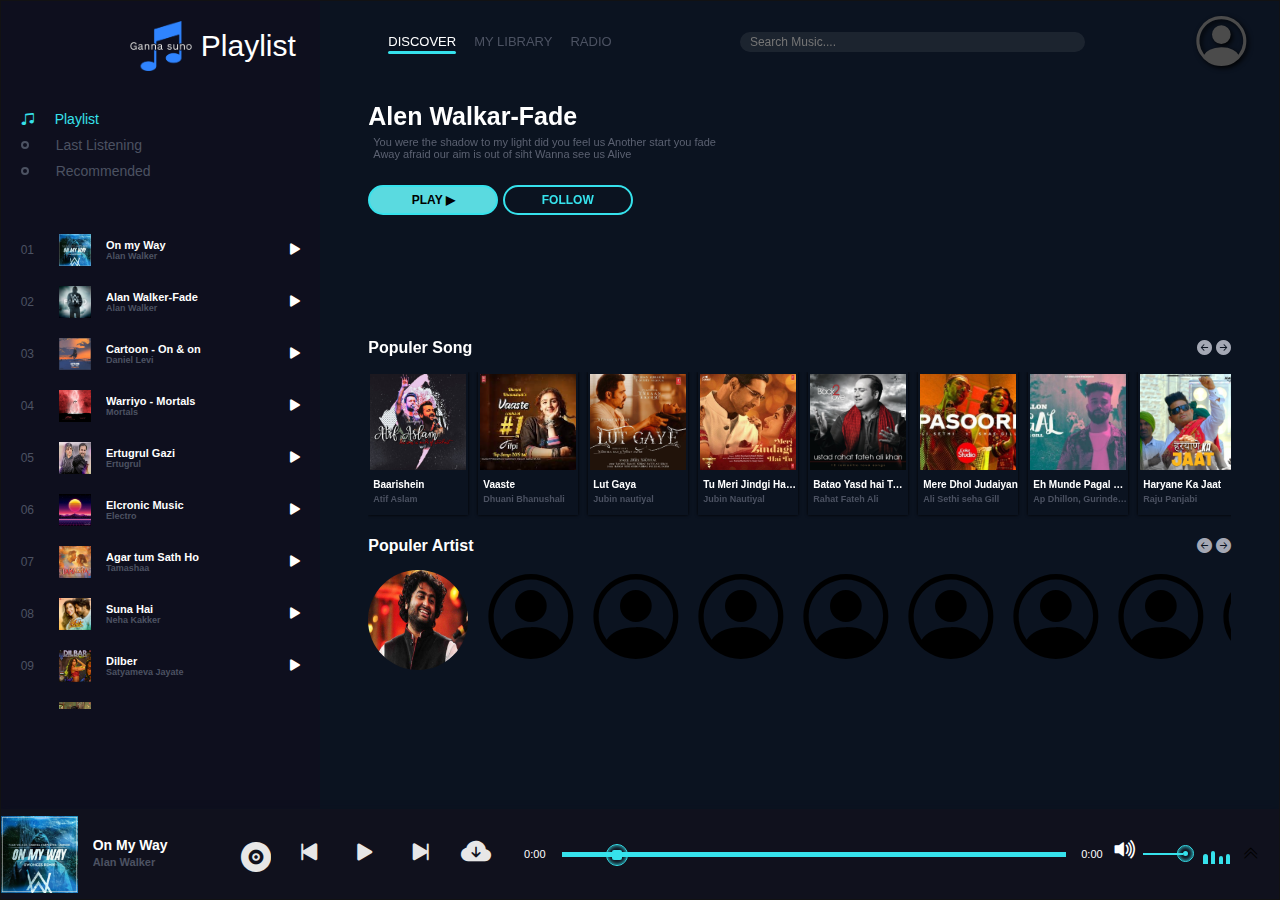
<file: index.html>
<!DOCTYPE html>
<html lang="en">
<head>
    <meta charset="UTF-8">
    <meta http-equiv="X-UA-Compatible" content="IE=edge">
    <meta name="viewport" content="width=device-width, initial-scale=1.0">
    <title>Music🎧</title>
    <link rel="shortcut icon"sizes="16x16" rel="icon" href="logo-no-background.png" type="image/png">
    <link rel="stylesheet" href="https://cdn.jsdelivr.net/npm/bootstrap-icons@1.10.3/font/bootstrap-icons.css">
    <link rel="stylesheet" href="style.css">
    <link rel="stylesheet" href="mobil.css">

</head>
<body>
    <header>
        <div class="menu_side">
            <i class="bi bi-x-lg" ></i>
            <h1>Playlist
                <img  class=logo src="logo-no-background.png" alt="" srcset="">
            </h1>
            <div class="playlist">
                <h4 class="active"><span></span><i class="bi bi-music-note-beamed"></i>Playlist</h4>
                <h4><span></span><i class="bi bi-music-note-beamed"></i>Last Listening</h4>
                <h4><span></span><i class="bi bi-music-note-beamed"></i>Recommended</h4>

            </div>
            <div class="menu_song">
                <li class="songItem">
                    <span>01</span>
                    <img src="img/1.jpg" alt="">
                    <h5>On my Way <br>
                         <div class="subtitle">Alan Walker</div>
                    </h5>
                    <i class="bi playListPlay  bi-play-fill" id="1"></i>
                </li>
                <li class="songItem">
                    <span>02</span>
                    <img src="img/2.jpg" alt="">
                    <h5>On my Way <br>
                         <div class="subtitle">Alan Walker</div>
                    </h5>
                    <i class="bi playListPlay  bi-play-fill" id="2"></i>
                </li>
                <li class="songItem">
                    <span>03</span>
                    <img src="img/3.jpg" alt="">
                    <h5>On my Way <br>
                         <div class="subtitle">Alan Walker</div>
                    </h5>
                    <i class="bi playListPlay  bi-play-fill" id="3"></i>
                </li>
                <li class="songItem">
                    <span>04</span>
                    <img src="img/4.jpg" alt="">
                    <h5>On my Way <br>
                         <div class="subtitle">Alan Walker</div>
                    </h5>
                    <i class="bi playListPlay  bi-play-fill" id="4"></i>
                </li>
                <li class="songItem">
                    <span>05</span>
                    <img src="img/5.jpg" alt="">
                    <h5>On my Way <br>
                         <div class="subtitle">Alan Walker</div>
                    </h5>
                    <i class="bi playListPlay  bi-play-fill" id="5"></i>
                </li>
                <li class="songItem">
                    <span>06</span>
                    <img src="img/6.jpg" alt="">
                    <h5>On my Way <br>
                         <div class="subtitle">Alan Walker</div>
                    </h5>
                    <i class="bi playListPlay  bi-play-fill" id="6"></i>
                </li>
                <li class="songItem">
                    <span>07</span>
                    <img src="img/7.jpg" alt="">
                    <h5>On my Way <br>
                         <div class="subtitle">Alan Walker</div>
                    </h5>
                    <i class="bi playListPlay  bi-play-fill" id="7"></i>
                </li>
                <li class="songItem">
                    <span>08</span>
                    <img src="img/8.jpg" alt="">
                    <h5>On my Way <br>
                         <div class="subtitle">Alan Walker</div>
                    </h5>
                    <i class="bi playListPlay  bi-play-fill" id="8"></i>
                </li>
                <li class="songItem">
                    <span>09</span>
                    <img src="img/8.jpg" alt="">
                    <h5>On my Way <br>
                         <div class="subtitle">Alan Walker</div>
                    </h5>
                    <i class="bi playListPlay  bi-play-fill" id="9"></i>
                </li>
                <li class="songItem">
                    <span>10</span>
                    <img src="img/8.jpg" alt="">
                    <h5>On my Way <br>
                         <div class="subtitle">Alan Walker</div>
                    </h5>
                    <i class="bi playListPlay  bi-play-fill" id="10"></i>
                </li>
                <li class="songItem">
                    <span>11</span>
                    <img src="img/8.jpg" alt="">
                    <h5>On my Way <br>
                         <div class="subtitle">Alan Walker</div>
                    </h5>
                    <i class="bi playListPlay  bi-play-fill" id="11"></i>
                </li>
                <li class="songItem">
                    <span>12</span>
                    <img src="img/8.jpg" alt="">
                    <h5>On my Way <br>
                         <div class="subtitle">Alan Walker</div>
                    </h5>
                    <i class="bi playListPlay  bi-play-fill" id="12"></i>
                </li>
                
                
            </div>
        </div>
        <div class="song_side">
            <i class="bi bi-list" id="menuopen"></i>
            <nav>
                <ul>
                    <li>Discover <span></span></li>
                    <li>My Library</li>
                    <li>Radio</li>
                </ul>
                <div class="search">
                    <!-- <i class="bi bi-search"></i> -->
                    <input type="text" id="searchTerm" placeholder="Search Music....">
                    <!-- <button id="searchTermBtn">
                    <svg xmlns="http://www.w3.org/2000/svg" width="16" height="16" fill="currentColor" class="bi bi-search" viewBox="0 0 16 16" style="color: white;">
                        <path d="M11.742 10.344a6.5 6.5 0 1 0-1.397 1.398h-.001q.044.06.098.115l3.85 3.85a1 1 0 0 0 1.415-1.414l-3.85-3.85a1 1 0 0 0-.115-.1zM12 6.5a5.5 5.5 0 1 1-11 0 5.5 5.5 0 0 1 11 0"/>
                    </svg>
                    </button> -->
                    <div class="search_results">
                        
                        <!-- <a href="" class="card">
                            <img src="img/arjit_img/1.jpg" alt="">
                            <div class="content">
                                on My Way
                                <div class="subtitle">
                                    Alan Walken
                                </div>
                            </div>
                        </a> --><div id="songs">

                    </div></div>
                </div>
                <div class="user">
                    <i class="bi bi-person-circle"></i>
                </div>
            </nav>
            <div class="content">
                <h1>Alen Walkar-Fade</h1>
                <p>You were the shadow to my light did you feel us Another start you fade <br> Away afraid our aim is out of siht Wanna see us Alive</p>
                <div class="buttons">
                    <button>PLAY ▶</button>
                    <button>FOLLOW</button>
                </div>
            </div>
            <div class="populer-song">
                <div class="h4">
                    <h4>Populer Song</h4>
                    <div class="btn_s">
                        <i class="bi bi-arrow-left-circle-fill" id="pop_song_left"></i>
                        <i class="bi bi-arrow-right-circle-fill" id="pop_song_right"></i>
                    </div>
                </div>
                <div class="pop_song">
                    
                    <li class="songItem">
                      <div class="img_play">
                        <img src="img/1.jpg" alt="">
                        <i class="bi playListPlay bi-play-fill" id="13"></i>
                        
                      </div>
                        <h5>On my Way <br>
                            <div class="subtitle">Alan Walker</div>
                        </h5>
                    </li>
                    <li class="songItem">
                      <div class="img_play">
                        <img src="img/1.jpg" alt="">
                        <i class="bi playListPlay bi-play-fill" id="14"></i>
                        
                      </div>
                        <h5>On my Way <br>
                            <div class="subtitle">Alan Walker</div>
                        </h5>
                    </li>
                    <li class="songItem">
                      <div class="img_play">
                        <img src="img/1.jpg" alt="">
                        <i class="bi playListPlay bi-play-fill" id="15"></i>
                        
                      </div>
                        <h5>On my Way <br>
                            <div class="subtitle">Alan Walker</div>
                        </h5>
                    </li>
                    <li class="songItem">
                      <div class="img_play">
                        <img src="img/1.jpg" alt="">
                        <i class="bi playListPlay bi-play-fill" id="16"></i>
                        
                      </div>
                        <h5>On my Way <br>
                            <div class="subtitle">Alan Walker</div>
                        </h5>
                    </li>
                    <li class="songItem">
                      <div class="img_play">
                        <img src="img/1.jpg" alt="">
                        <i class="bi playListPlay bi-play-fill" id="17"></i>
                        
                      </div>
                        <h5>On my Way <br>
                            <div class="subtitle">Alan Walker</div>
                        </h5>
                    </li>
                    <li class="songItem">
                      <div class="img_play">
                        <img src="img/1.jpg" alt="">
                        <i class="bi playListPlay bi-play-fill" id="18"></i>
                        
                      </div>
                        <h5>On my Way <br>
                            <div class="subtitle">Alan Walker</div>
                        </h5>
                    </li>
                    <li class="songItem">
                      <div class="img_play">
                        <img src="img/1.jpg" alt="">
                        <i class="bi playListPlay bi-play-fill" id="19"></i>
                        
                      </div>
                        <h5>On my Way <br>
                            <div class="subtitle">Alan Walker</div>
                        </h5>
                    </li>
                    <li class="songItem">
                      <div class="img_play">
                        <img src="img/1.jpg" alt="">
                        <i class="bi playListPlay bi-play-fill" id="20"></i>
                        
                      </div>
                        <h5>On my Way <br>
                            <div class="subtitle">Alan Walker</div>
                        </h5>
                    </li>
                    <li class="songItem">
                      <div class="img_play">
                        <img src="img/1.jpg" alt="">
                        <i class="bi playListPlay bi-play-fill" id="21"></i>
                        
                      </div>
                        <h5>On my Way <br>
                            <div class="subtitle">Alan Walker</div>
                        </h5>
                    </li>
                    <li class="songItem">
                      <div class="img_play">
                        <img src="img/1.jpg" alt="">
                        <i class="bi playListPlay bi-play-fill" id="22"></i>
                        
                      </div>
                        <h5>On my Way <br>
                            <div class="subtitle">Alan Walker</div>
                        </h5>
                    </li>
                    <li class="songItem">
                      <div class="img_play">
                        <img src="img/1.jpg" alt="">
                        <i class="bi playListPlay bi-play-fill" id="23"></i>
                        
                      </div>
                        <h5>On my Way <br>
                            <div class="subtitle">Alan Walker</div>
                        </h5>
                    </li>
                    <li class="songItem">
                      <div class="img_play">
                        <img src="img/1.jpg" alt="">
                        <i class="bi playListPlay bi-play-fill" id="24"></i>
                        
                      </div>
                        <h5>On my Way <br>
                            <div class="subtitle">Alan Walker</div>
                        </h5>
                    </li>
                    <li class="songItem">
                      <div class="img_play">
                        <img src="img/1.jpg" alt="">
                        <i class="bi playListPlay bi-play-fill" id="25"></i>
                        
                      </div>
                        <h5>On my Way <br>
                            <div class="subtitle">Alan Walker</div>
                        </h5>
                    </li>
                    <li class="songItem">
                      <div class="img_play">
                        <img src="img/1.jpg" alt="">
                        <i class="bi playListPlay bi-play-fill" id="26"></i>
                        
                      </div>
                        <h5>On my Way <br>
                            <div class="subtitle">Alan Walker</div>
                        </h5>
                    </li>
                    <li class="songItem">
                      <div class="img_play">
                        <img src="img/1.jpg" alt="">
                        <i class="bi playListPlay bi-play-fill" id="27"></i>
                        
                      </div>
                        <h5>On my Way <br>
                            <div class="subtitle">Alan Walker</div>
                        </h5>
                    </li>
                    <li class="songItem">
                      <div class="img_play">
                        <img src="img/1.jpg" alt="">
                        <i class="bi playListPlay bi-play-fill" id="28"></i>
                        
                      </div>
                        <h5>On my Way <br>
                            <div class="subtitle">Alan Walker</div>
                        </h5>
                    </li>
                    <li class="songItem">
                      <div class="img_play">
                        <img src="img/1.jpg" alt="">
                        <i class="bi playListPlay bi-play-fill" id="29"></i>
                        
                      </div>
                        <h5>On my Way <br>
                            <div class="subtitle">Alan Walker</div>
                        </h5>
                    </li>
                    <li class="songItem">
                      <div class="img_play">
                        <img src="img/1.jpg" alt="">
                        <i class="bi playListPlay bi-play-fill" id="30"></i>
                        
                      </div>
                        <h5>On my Way <br>
                            <div class="subtitle">Alan Walker</div>
                        </h5>
                    </li>
                    <li class="songItem">
                      <div class="img_play">
                        <img src="img/1.jpg" alt="">
                        <i class="bi playListPlay bi-play-fill" id="31"></i>
                        
                      </div>
                        <h5>On my Way <br>
                            <div class="subtitle">Alan Walker</div>
                        </h5>
                    </li>
                    <li class="songItem">
                      <div class="img_play">
                        <img src="img/1.jpg" alt="">
                        <i class="bi playListPlay bi-play-fill" id="32"></i>
                        
                      </div>
                        <h5>On my Way <br>
                            <div class="subtitle">Alan Walker</div>
                        </h5>
                    </li>
                    <li class="songItem">
                      <div class="img_play">
                        <img src="img/1.jpg" alt="">
                        <i class="bi playListPlay bi-play-fill" id="33"></i>
                        
                      </div>
                        <h5>On my Way <br>
                            <div class="subtitle">Alan Walker</div>
                        </h5>
                    </li>
                    <li class="songItem">
                      <div class="img_play">
                        <img src="img/1.jpg" alt="">
                        <i class="bi playListPlay bi-play-fill" id="34"></i>
                        
                      </div>
                        <h5>On my Way <br>
                            <div class="subtitle">Alan Walker</div>
                        </h5>
                    </li>
                    <li class="songItem">
                      <div class="img_play">
                        <img src="img/1.jpg" alt="">
                        <i class="bi playListPlay bi-play-fill" id="35"></i>
                        
                      </div>
                        <h5>On my Way <br>
                            <div class="subtitle">Alan Walker</div>
                        </h5>
                    </li>
                </div>
            </div>
            <div class="populer_artists">
                        <div class="h4">
                            <h4>Populer Artist</h4>
                            <div class="btn_s">
                                <i class="bi bi-arrow-left-circle-fill" id="pop_art_left"></i>
                                <i class="bi bi-arrow-right-circle-fill" id="pop_art_right"></i>
                            </div>
                        </div>
                        <div class="item">
                            <li>
                               <a href="arjit.html"><img src="img/arjit.jpg" alt=""></a>
                               <div class="title" style="font-size: larger; margin-left: 15px; margin-top: 10px;" >
                                <!-- Arjit Singh -->
                               </div>
                            </li>
                            <li>
                                <div class="user" style="font-size: 85px; color: black;">
                                    <i class="bi bi-person-circle"></i>
                                </div>
                            </li>
                            <li>
                                <div class="user" style="font-size: 85px; color: black;">
                                    <i class="bi bi-person-circle"></i>
                                </div>
                            </li>
                            <li>
                                <div class="user" style="font-size: 85px; color: black;">
                                    <i class="bi bi-person-circle"></i>
                                </div>
                            </li>
                            <li>
                                <div class="user" style="font-size: 85px; color: black;">
                                    <i class="bi bi-person-circle"></i>
                                </div>
                            </li>
                            <li>
                                <div class="user" style="font-size: 85px; color: black;">
                                    <i class="bi bi-person-circle"></i>
                                </div>
                            </li>
                            <li>
                                <div class="user" style="font-size: 85px; color: black;">
                                    <i class="bi bi-person-circle"></i>
                                </div>
                            </li>
                            <li>
                                <div class="user" style="font-size: 85px; color: black;">
                                    <i class="bi bi-person-circle"></i>
                                </div>
                            </li>
                            <li>
                                <div class="user" style="font-size: 85px; color: black;">
                                    <i class="bi bi-person-circle"></i>
                                </div>
                            </li>
                            <li>
                                <div class="user" style="font-size: 85px; color: black;">
                                    <i class="bi bi-person-circle"></i>
                                </div>
                            </li>
                            <li>
                                <div class="user" style="font-size: 85px; color: black;">
                                    <i class="bi bi-person-circle"></i>
                                </div>
                            </li>
                        </div>
            </div>
        </div>



        <div class="master_play " >
                       
            <img src="img/1.jpg" alt="" id="poster_master_play">
            <h5 id="title">
                On My Way 
                <div class="subtitle">
                    Alan Walker 
                </div>
            </h5>

            <div class="icon">
                <!-- <audio id="masterPlay" controls></audio> -->
                <i class="bi shuffle bi-vinyl-fill">next</i>
                <i class="bi bi-skip-start-fill" id="back"></i>
                <i class="bi bi-play-fill" ></i>
                <i class="bi bi-skip-end-fill" id="next"></i>
                <a href="" id="download_music" ><i class="bi bi-cloud-arrow-down-fill" ></i></a>
            </div>
                <span id="currentStart">0:00</span>
                <div class="bar">
                    <input type="range" id="seek" min="0" max="100">
                    <div class="bar2" id="bar2"></div>
                    <div class="dot"></div>
                </div>
                <span id="currentEnd">0:00</span>
            <div class="vol">
                <i class="bi bi-volume-up-fill" id="vol-icon"></i>
                <input type="range" min="0" max="100" id="vol">
                <div class="vol_bar"></div>
                <div class="dot" id="vol_dot"></div>
            </div>
            <div class="wave" id="wave">
                <div class="wave1"></div>
                <div class="wave1"></div>
                <div class="wave1"></div>
                <div class="wave1"></div>
            </div>
            <i class="bi bi-chevron-double-up"></i>
        </div>
    </header>
    <script src="App.js"></script>
    <!-- <script src="song.js"></script> -->
    <!-- <script src="sondclone.js"></script> -->
<!--     <script src="repid.js"></script> -->
</body>
</html>
</file>
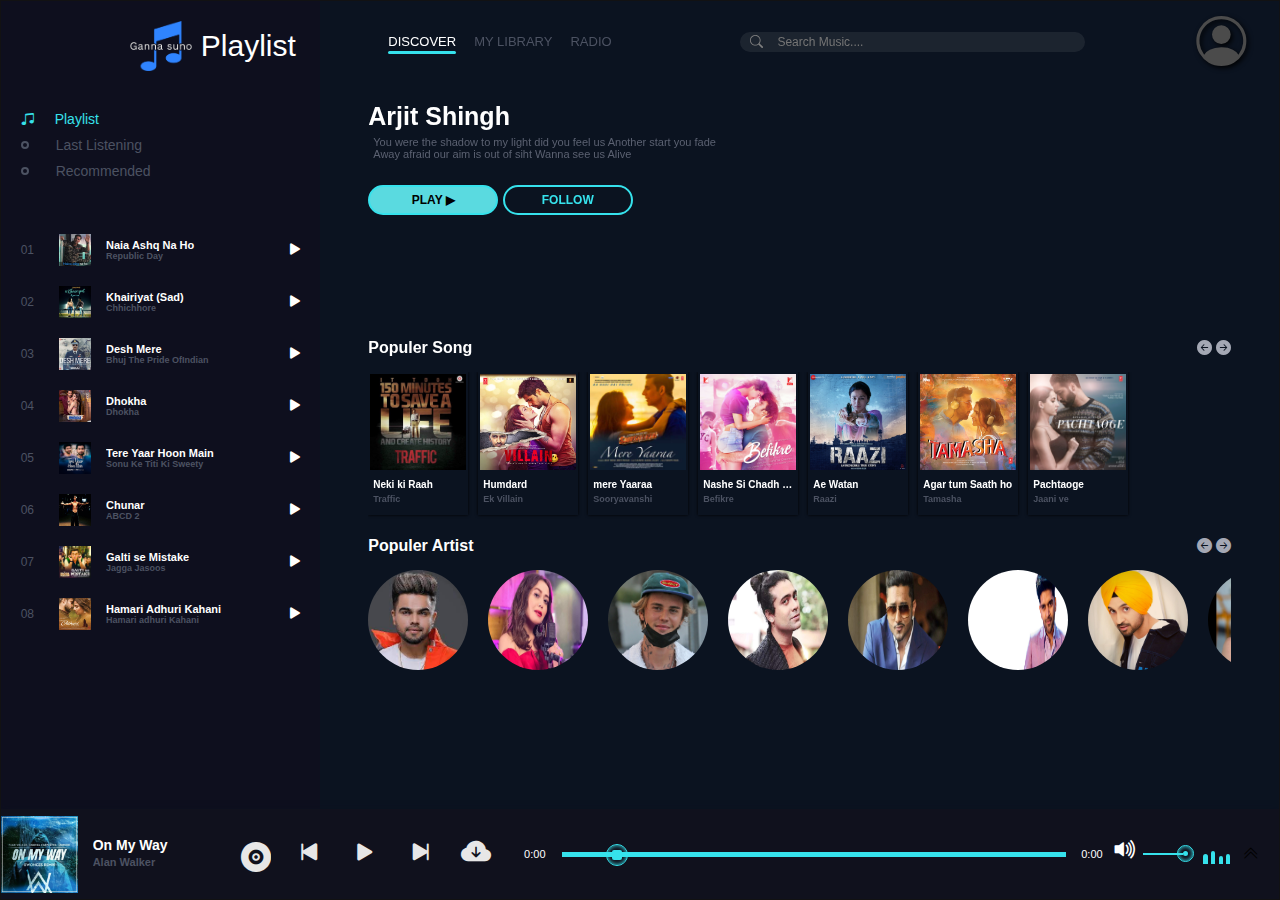
<file: arjit.html>
<!DOCTYPE html>
<html lang="en">

<head>
    <meta charset="UTF-8">
    <meta http-equiv="X-UA-Compatible" content="IE=edge">
    <meta name="viewport" content="width=device-width, initial-scale=1.0">
    <title>Music🎧</title>
    <link rel="stylesheet" href="https://cdn.jsdelivr.net/npm/bootstrap-icons@1.10.3/font/bootstrap-icons.css">
    <link rel="shortcut icon"sizes="16x16" rel="icon" href="logo-no-background.png" type="image/png">
    <link rel="stylesheet" href="style.css">
        <link rel="stylesheet" href="mobil.css">

    <style>
        header .song_side::before{
    /* border: 1px solid red; */
    content: '';
    position: absolute;
    width: 100%;
    height: 300px;
    /* background: url('arjit_bg.png'); */
    overflow: hidden;
    z-index: -1;

}
    </style>

</head>

<body>
    <header>
        <div class="menu_side">
            <i class="bi bi-x-lg"></i>
            <h1>Playlist
                <img  class=logo src="logo-no-background.png" alt="" srcset="">
            </h1>
            <div class="playlist">
                <h4 class="active"><span></span><i class="bi bi-music-note-beamed"></i>Playlist</h4>
                <h4><span></span><i class="bi bi-music-note-beamed"></i>Last Listening</h4>
                <h4><span></span><i class="bi bi-music-note-beamed"></i>Recommended</h4>

            </div>
            <div class="menu_song">
                <li class="songItem">
                    <span>01</span>
                    <img src="img/1.jpg" alt="">
                    <h5>On my Way <br>
                        <div class="subtitle">Alan Walker</div>
                    </h5>
                    <i class="bi playListPlay  bi-play-fill" id="1"></i>
                </li>
                <li class="songItem">
                    <span>02</span>
                    <img src="img/2.jpg" alt="">
                    <h5>On my Way <br>
                        <div class="subtitle">Alan Walker</div>
                    </h5>
                    <i class="bi playListPlay  bi-play-fill" id="2"></i>
                </li>
                <li class="songItem">
                    <span>03</span>
                    <img src="img/3.jpg" alt="">
                    <h5>On my Way <br>
                        <div class="subtitle">Alan Walker</div>
                    </h5>
                    <i class="bi playListPlay  bi-play-fill" id="3"></i>
                </li>
                <li class="songItem">
                    <span>04</span>
                    <img src="img/4.jpg" alt="">
                    <h5>On my Way <br>
                        <div class="subtitle">Alan Walker</div>
                    </h5>
                    <i class="bi playListPlay  bi-play-fill" id="4"></i>
                </li>
                <li class="songItem">
                    <span>05</span>
                    <img src="img/5.jpg" alt="">
                    <h5>On my Way <br>
                        <div class="subtitle">Alan Walker</div>
                    </h5>
                    <i class="bi playListPlay  bi-play-fill" id="5"></i>
                </li>
                <li class="songItem">
                    <span>06</span>
                    <img src="img/6.jpg" alt="">
                    <h5>On my Way <br>
                        <div class="subtitle">Alan Walker</div>
                    </h5>
                    <i class="bi playListPlay  bi-play-fill" id="6"></i>
                </li>
                <li class="songItem">
                    <span>07</span>
                    <img src="img/7.jpg" alt="">
                    <h5>On my Way <br>
                        <div class="subtitle">Alan Walker</div>
                    </h5>
                    <i class="bi playListPlay  bi-play-fill" id="7"></i>
                </li>
                <li class="songItem">
                    <span>08</span>
                    <img src="img/8.jpg" alt="">
                    <h5>On my Way <br>
                        <div class="subtitle">Alan Walker</div>
                    </h5>
                    <i class="bi playListPlay  bi-play-fill" id="8"></i>
                </li>
            </div>
        </div>
        <div class="song_side">
             <i class="bi bi-list" id="menuopen"></i>
            <nav>
                <ul>
                    <li>Discover <span></span></li>
                    <li>My Library</li>
                    <li>Radio</li>
                </ul>
                <div class="search">
                    <i class="bi bi-search"></i>
                    <input type="text" placeholder="Search Music....">
                </div>
                <div class="user">
                    <!-- <img src="https://yt3.ggpht.com/yti/AGOGRCpw08hh080kgDqpTmfNTJ_ll4WLL0zp-cTqkqyygA=s88-c-k-c0x00ffffff-no-rj" alt=""> -->
                    <i class="bi bi-person-circle"></i>
                </div>
            </nav>
            <div class="content">
                <h1>Arjit Shingh</h1>
                <p>You were the shadow to my light did you feel us Another start you fade <br> Away afraid our aim is
                    out of siht Wanna see us Alive</p>
                <div class="buttons">
                    <button>PLAY ▶</button>
                    <button>FOLLOW</button>
                </div>
            </div>
            <div class="populer-song">
                <div class="h4">
                    <h4>Populer Song</h4>
                    <div class="btn_s">
                        <i class="bi bi-arrow-left-circle-fill" id="pop_song_left"></i>
                        <i class="bi bi-arrow-right-circle-fill" id="pop_song_right"></i>
                    </div>
                </div>
                <div class="pop_song">
                    <li class="songItem">
                        <div class="img_play">
                            <img src="img/1.jpg" alt="">
                            <i class="bi playListPlay bi-play-fill" id="9"></i>

                        </div>
                        <h5>On my Way <br>
                            <div class="subtitle">Alan Walker</div>
                        </h5>
                    </li>
                    <li class="songItem">
                        <div class="img_play">
                            <img src="img/1.jpg" alt="">
                            <i class="bi playListPlay bi-play-fill" id="10"></i>

                        </div>
                        <h5>On my Way <br>
                            <div class="subtitle">Alan Walker</div>
                        </h5>
                    </li>
                    <li class="songItem">
                        <div class="img_play">
                            <img src="img/1.jpg" alt="">
                            <i class="bi playListPlay bi-play-fill" id="11"></i>

                        </div>
                        <h5>On my Way <br>
                            <div class="subtitle">Alan Walker</div>
                        </h5>
                    </li>
                    <li class="songItem">
                        <div class="img_play">
                            <img src="img/1.jpg" alt="">
                            <i class="bi playListPlay bi-play-fill" id="12"></i>

                        </div>
                        <h5>On my Way <br>
                            <div class="subtitle">Alan Walker</div>
                        </h5>
                    </li>
                    <li class="songItem">
                        <div class="img_play">
                            <img src="img/1.jpg" alt="">
                            <i class="bi playListPlay bi-play-fill" id="13"></i>

                        </div>
                        <h5>On my Way <br>
                            <div class="subtitle">Alan Walker</div>
                        </h5>
                    </li>
                    <li class="songItem">
                        <div class="img_play">
                            <img src="img/1.jpg" alt="">
                            <i class="bi playListPlay bi-play-fill" id="14"></i>

                        </div>
                        <h5>On my Way <br>
                            <div class="subtitle">Alan Walker</div>
                        </h5>
                    </li>
                    <li class="songItem">
                        <div class="img_play">
                            <img src="img/1.jpg" alt="">
                            <i class="bi playListPlay bi-play-fill" id="15"></i>

                        </div>
                        <h5>On my Way <br>
                            <div class="subtitle">Alan Walker</div>
                        </h5>
                    </li>
                   
                </div>
            </div>
            <div class="populer_artists">
                <div class="h4">
                    <h4>Populer Artist</h4>
                    <div class="btn_s">
                        <i class="bi bi-arrow-left-circle-fill" id="pop_art_left"></i>
                        <i class="bi bi-arrow-right-circle-fill" id="pop_art_right"></i>
                    </div>
                </div>
                <div class="item">

                    <li>
                        <img src="img/akhil.jpg" alt="">
                    </li>
                    <li>
                        <img src="img/neha.jpg" alt="">
                    </li>
                    <li>
                        <img src="img/justin-bieber-lede.jpg" alt="">
                    </li>
                    <li>
                        <img src="img/jubin Nautiyal.jpg" alt="">
                    </li>
                    <li>
                        <img src="img/honey.jpg" alt="">
                    </li>
                    <li>
                       <a href="guru.html"> <img src="img/guru.jpg" alt=""></a>
                    </li>
                    <li>
                        <img src="img/Diljit_Dosanjh.jpg" alt="">
                    </li>
                    <li>
                        <img src="img/dhvani.jpg" alt="">
                    </li>
                    <li>
                        <img src="img/atif.jpg" alt="">
                    </li>
                    <li>
                        <img src="img/alan.jpg" alt="">
                    </li>

                
                </div>
            </div>
        </div>



            <div class="master_play">
                <img src="img/1.jpg" alt="" id="poster_master_play">
                <h5 id="title">
                    On My Way
                    <div class="subtitle">
                        Alan Walker
                    </div>
                </h5>
            
                <div class="icon">
                    <i class="bi shuffle bi-vinyl-fill">next</i>
                    <i class="bi bi-skip-start-fill" id="back"></i>
                    <i class="bi bi-play-fill" id="masterPlay"></i>
                    <i class="bi bi-skip-end-fill" id="next"></i>
                    <a href="" id="download_music"><i class="bi bi-cloud-arrow-down-fill"></i></a>
                </div>
                <span id="currentStart">0:00</span>
                <div class="bar">
                    <input type="range" id="seek" min="0" max="100">
                    <div class="bar2" id="bar2"></div>
                    <div class="dot"></div>
                </div>
                <span id="currentEnd">0:00</span>
                <div class="vol">
                    <i class="bi bi-volume-up-fill" id="vol-icon"></i>
                    <input type="range" min="0" max="100" id="vol">
                    <div class="vol_bar"></div>
                    <div class="dot" id="vol_dot"></div>
                </div>
                <div class="wave" id="wave">
                    <div class="wave1"></div>
                    <div class="wave1"></div>
                    <div class="wave1"></div>
                    <div class="wave1"></div>
                </div>
                        <i class="bi bi-chevron-double-up"></i>
            </div>
    </header>
    <script src="Arjit.js"></script>
    <script src="App.js"></script>
    <!-- <script src="song.js"></script> -->
    <!-- <script src="sondclone.js"></script> -->
    <script src="repid.js"></script>
</body>

</html>
</file>
<file: style.css>
*{
    padding: 0;
    margin: 0;
    box-sizing: border-box;
}

body{
    font-family:Verdana, Geneva, Tahoma, sans-serif;
    width: 100%;
    height: 100vh;
    background: #121213;
    display: flex;
    align-items: center;
    justify-content: center;
    margin: 0 auto;
    /* display: grid; */
    /* place-items: center; */

}
h1::selection{
    background-color: #000000;
}
h5::selection{
    background-color: #000000;
}
div::selection{
    background-color: #000000;
}
span::selection{
    background-color: #000000;
}
img::selection{
    background-color: #000000;
}
h4::selection{
    background-color: #000000;
}
p::selection{
    background-color: #000000;
}
button::selection{
    background-color: #000000;
}
li::selection{
    background-color: #000000;
}
input::selection{
    background-color: #000000;
}
header{
    width: 85%;
    height: 95%;
    width: 99.9%;
    height: 99.8%;
    /* border: 1px solid #fff; */
    display: flex;
    flex-wrap: wrap;
    overflow: hidden;
    position: relative;
}
header .menu_side, .song_side{
    width: 25%;
    height: 90%;
    /* border: 1px solid red; */
    background: #0e0f1e;
    color: white;
}
header .song_side{
    width: 75%;
    background: #0b1320;
}
header .master_play{
    width: 100%;
    height: 10%;
    /* border:1px solid #00ff04; */
    background: #10111d;
    box-shadow: 0px 3px 8px #090f1f;

}
header .menu_side h1{
        /* border:1px solid #00ff04; */
    font-size: 30px;
    margin: 20px 0px 0px 20px;
    font-weight: 500;
    width: 50%;
    display: flex;
    flex-wrap: nowrap;
    align-items: center;
    justify-content: space-evenly;
    flex-direction: row-reverse;
}
.logo{
    height: 50px;
    margin-left: 100px;
}
header .menu_side .playlist{
    margin: 40px 0px 0px 20px;
}
header .menu_side .playlist h4{
    font-size: 14px;
    font-weight: 400;
    padding-bottom: 10px;
    color: #4c5262;
    cursor: pointer;
    display: flex;
    align-items: center;
    transition: 0.3s linear;
}
header .menu_side .playlist h4:hover{
    color: wheat;
}
header .menu_side .playlist h4 span{
    position: relative;
    margin-right: 35px;
    
}
header .menu_side .playlist h4 span::before{
    content: '';
    position: absolute;
    width: 4px;
    height: 4px;
    border: 2px solid #4c5262;
    border-radius: 50%;
    top: -4px;
    transition: .3s linear;
}
header .menu_side .playlist h4:hover span::before{
    border: 2px solid white;
    background: white;

}
header .menu_side .playlist h4 .bi{
    display: none;
}
header .menu_side .playlist .active {
    color: #36e2ec;
}
header .menu_side .playlist .active span {
    display: none;
}
header .menu_side .playlist .active .bi {
    display: flex;
    margin-right: 20px;
}
header .menu_side .menu_song{
    width: 100%;
    height: 480px;
    /* border: 1px solid rgb(207, 70, 70); */
    margin-top: 40px;
    overflow: hidden;
    z-index: -59579;
    overflow: scroll;
}
header .menu_side .menu_song::-webkit-scrollbar{
   display: none;
}
header .menu_side .menu_song li{
    list-style-type: none;
    position: relative;
    padding: 5px 0px 5px 20px;
    display: flex;
    align-items: center;
    margin-bottom: 10px;
    cursor: pointer;
    transition: .3s linear;
}
header .menu_side .menu_song li:hover{
    box-shadow: 0px 0px 10px black;
    background: rgb(105, 105, 105, .1);
}

header .menu_side .menu_song li span{
    font-size: 12px;
    font-weight: 500;
    color: #4c5262;
}
header .menu_side .menu_song li img{
    width: 32px;
    height: 32px;
    margin-left: 25px;
}
header .menu_side .menu_song li h5{
    font-size: 11px;
    margin-left: 15px;
    width: 170px;
    /* border: 1px solid #fff; */
    overflow: hidden;
    text-overflow: ellipsis;
    white-space: nowrap;
}
header .menu_side .menu_song li h5 .subtitle{
    font-size: 9px;
    color: #4c5262;
}
header .menu_side .menu_song li .bi{
    position: absolute;
    right: 15px;
    font-size: 20px;
}
header .menu_side .menu_song li .bi:hover{
    color: rgb(0, 255, 153);
}
header .menu_side .menu_song li:hover{
    color: rgb(0, 202, 209);
}
header .menu_side .menu_song li h5 .subtitle:hover{
    color: rgb(177, 177, 177);
}

header .master_play {
    display: flex;
    align-items: center;
    padding: 0px 20px;
    z-index: 535534;
}

header .master_play .wave{
    width: 30px;
    height: 30px;
    /* border: 1px solid pink; */
    padding-bottom: 5px;
    display: flex;
    align-items:flex-end;
    margin: 0px 10px 0px 20px;
    /* right:  10%; */
}
header .master_play .wave .wave1{
    width: 5px;
    height: 10px;
    background: #36e2ec;
    margin-right: 3px;
    border-radius: 10px 10px 0px 0px;
    animation: wave unset;
    /* animation: wave .5s linear infinite; */
}
header .master_play .wave .wave1:nth-child(2){
    height: 13px;
    margin-right: 3.3px;
        animation-delay: .4s;
}
header .master_play .wave .wave1:nth-child(3){
    height: 8px;
    animation-delay: .7s;
}

/* javascript classes */

header .master_play .active1 .wave1{
    animation: wave .5s linear infinite;
}
header .master_play .active1:nth-child(2) {
    animation-delay: .4s;
}

header .master_play .active1:nth-child(3) {
    animation-delay: .7s;
}

@keyframes wave{
    0%{
        height:0px;
    }
    30%{
        height:9px;
    }
    60%{
        height:20px;
    }
    80%{
        height:10px;
    }
    100%{
        height:15px;
    }

}

header .master_play img {
    margin-left: -20px;
    width: 77px;
    height: auto;
    position: sticky;
}
header .master_play h5 {
    margin-right: 10vh;
    width: 200px;
    /* border: 1px solid greenyellow; */
    margin-left: 15px;
    color: #fff;
    line-height: 17px;
    overflow: hidden;
    text-overflow: ellipsis;
    white-space: nowrap;
    font-size: 14px;
    /* left: 5%; */
    position: relative;
}
/* header .master_play #currentEnd {
} */
header .master_play h5 .subtitle {
    font-size: 11px;
    overflow: hidden;
    text-overflow: ellipsis;
    white-space: nowrap;
    color: #4c5262;
    width: 100%;
}

header .master_play .icon{
    font-size: 90px;
    font-size: 20px;
    color: white;
    margin: 0px 0px 0px 10px;
    outline: none;
    align-items: center;
    /* border: 1px solid red; */
    min-width: 250px;
}
header .master_play .icon .bi{
    cursor: pointer;
    outline: none;
    color: rgb(231, 231, 231);
    cursor: pointer;
    font-size: 30px;
}

header .master_play .icon .shuffle{
    /* cursor: pointer; */
    /* outline: none; */
    font-size: 30px;
    margin-right: 10px;
    max-width: 31.9px;
    /* border: 1px solid red; */
    padding: 2px;
    overflow: hidden;
    display: flex;
    align-items: center;
    margin-left: -35px;
    margin-bottom: -40px;
}
header .master_play .icon #download_music{
    text-decoration: none;
    color: white;
    font-size: 22px;
    margin-left: 10px;
}

header .master_play .icon .bi:nth-child(2){

    margin-left: 8%;
}
header .master_play .icon .bi:nth-child(3){

    margin-left: 8%;
}
header .master_play .icon .bi:nth-child(4){

    margin-left: 8%;
}
header .master_play .icon #download_music:nth-child(5){
    margin-left: 8%;
}
header .master_play span{
    color: #fff;
    width: 32px;
    /* border: 1px solid red; */
    font-size: 11px;
    font-weight: 400;
}
/* header .master_play #currentStart{
    margin: 0px 20px 0px 20px;
} */

header .master_play .bar{
    position: relative;
    width: 100%;
    height: 5px;
    background: rgb(105, 105, 170, .1);
    margin: 0px 15px 0px 0px;
    /* bottom: 10%; */
    /* position: absolute; */
    margin-left: 1.3%;
}

header .master_play .bar .bar2{
    position: absolute;
    background: #36e2ec;
    width: 100%;
    height: 100%;
    top: 0;
    transition: 1s linear;
}
/* vol_bar */
header .master_play .bar .dot{
    position: absolute;
    width: 10px;
    height: 10px;
    background: #36e2ec;
    border-radius: 20%;
    left: 10%;
    /* left: 0%; */
    top: -1.7px;
    transition: 1s linear;
}

header .master_play .bar .dot::before{
    position: absolute;
    content: '';
    width: 20px;
    height: 20px;
    border: 1px solid #36e2ec;
    border-radius: 50%;
    left: -6px;
    top: -6px;
    box-shadow:  inset 0px 0px 4px  #36e2ec;
    /* -webkit-animation: spin 2s linear infinite; */
        /* animation: spin 2s linear infinite; */
}

/* -webkit-animation: spin 2s linear infinite;
animation: spin 2s linear infinite; */



@-webkit-keyframes spin {
    0% {
        -webkit-transform: rotate(0deg);
    }

    100% {
        -webkit-transform: rotate(360deg);
    }
}

@keyframes spin {
    0% {
        transform: rotate(0deg);
    }

    100% {
        transform: rotate(360deg);
    }
}

header .master_play .bar input{
    position: absolute;
    width: 100%;
    top: -7px;
    left: 0;
    cursor: pointer;
    z-index: 99999;
    opacity: 0;
}


header .master_play .vol{
    position: relative;
    width: 100px;
    height: 2px;
    background: rgb(105, 105, 170, .1);
    /* margin-left: 50px; */
    /* left:75%; */
    margin-left: 40px;
}

header .master_play .vol .bi{
    position: absolute;
    color: #fff;
    font-size: 25px;
    top: -17px;
    left: -30px;
}
header .master_play .vol input {
    position: absolute;
    width: 100%;
    top: -7px;
    left: 0;
    cursor: pointer;
    z-index: 9999;
    opacity: 0;
}
header .master_play .vol .vol_bar {
    position: absolute;
    background: #36e2ec;
    width: 100%;
    height: 100%;
    top: 0;
    transition: 1s linear;
}
header .master_play .vol .dot{
    position: absolute;
    width: 5px;
    height: 5px;
    background: #36e2ec;
    border-radius: 50%;
    left: 100%;
        top: -1.7px;
        transition: 1s linear;
}
    header .master_play .vol .dot::before {
        position: absolute;
            content: '';
            width: 15px;
            height: 15px;
            border: 1px solid #36e2ec;
            border-radius: 50%;
            left: -6px;
            top: -6px;
            box-shadow: inset 0px 0px 4px #36e2ec;
}
header .song_side{
    z-index: 2;
    /* border: 1px solid red; */
}
header .song_side::before{
    /* border: 1px solid red; */
    content: '';
    position: absolute;
    width: 100%;
    height: 300px;
    /* background: url('img/bg.png'); */
    overflow: hidden;
    z-index: -1;

}
header .song_side nav{
    width: 90%;
    height: 10%;
    /* border: 1px solid #889fdf; */
    margin: auto;
    display: flex;
    align-items: center;
    justify-content: space-between;
}
header .song_side nav ul{
    display: flex;
    margin-left: 20px;
}
header .song_side nav ul li{
    list-style-type: none;
    position: relative;
    font-size: 13px;
    text-transform: uppercase;
    color: #4c5262;
    margin-right: 18px;
    cursor: pointer;
    transition: .5s linear;
}
header .song_side nav ul li:hover{
    color: #fff;
}
header .song_side nav ul li:nth-child(1){
    color: #fff;
}
header .song_side nav ul li span{
    position: absolute;
    width: 100%;
    height: 2.5px;

    background: #36e2ec;
    bottom: -5px;
    left: 0;
    border-radius: 20px;
}
header .song_side nav .search{
    position: relative;
    width: 40%;

    padding: 1px 10px;
    border-radius: 20px;
    /* border: 1px solid #fff; */
    color: gray;
}
header .song_side nav .search::before{
    content: '';
    position: absolute;
    width: 100%;
    height: 100%;
    background: rgb(184, 184, 184, .1);
    border-radius: 20px;
    backdrop-filter: blur(5px);
    z-index: -1;
}
header .song_side nav .search .search_results{
    position: absolute;
    width: 100%;
    height: 200px;
    /* border: 1px solid rgb(0, 255, 26); */
    margin-top: 10px;
    border-radius: 10px;
    overflow: auto;
}
header .song_side nav .search .search_results::-webkit-scrollbar{
    display: none;
}
header .song_side nav .search .search_results .card{
    width: 100%;
    min-height: 45px;
    /* border: 1px solid #fff; */
    display: flex;
    align-items: center;
    background: rgba(184,184,184, .1);
    border-radius: 10px;
    margin-bottom: 5px;
        text-decoration: none;
        box-shadow: 0px 0px 5px rgba(255, 255, 255, 0.257);
        display: none;
}
header .song_side nav .search .search_results .card img{
    width: 45px;
    height: 45px;
    border-radius: 5px 0px 0px 5px;
    margin-left: 0px;
}
header .song_side nav .search .search_results .card .content{
    width: 80%;
    height: 100%;
    /* border: 1px solid rgb(127, 125, 125); */
    padding: 0;
    color: rgb(255, 255, 255);
    font-size: 13px;
    font-weight: 600;

}
header .song_side nav .search .search_results .card .content .subtitle{
    width: 80%;
    height: 100%;
    color: rgb(186, 186, 186);
    font-size: 11px;
    font-weight: 500;

}
header .song_side nav .search .bi{
   font-size: 13px;
   padding: 3px 0px 0px 10px;
}
header .song_side nav .search input{
   background: none;
   background: transparent;
   border: none;
   outline: none;
   padding: 0px 10px;
   color: #fff;
   font-size: 12px;
   
}
header .song_side nav .user{
   position: relative;
   width: 30px;
   height: 30px;
   margin-right: 3%;
}
header .song_side nav .user i{
   color: #4b4b4b;
   font-size: 50px;
   position: absolute;
   width: 100%;
   height: 100%;
   text-shadow: 2px 2px 5px #000000ec;
   top: -13px;
   right: -20px;
}
header .song_side .content{
    width: 90%;
    height: 30%;
    /* border: 1px solid red; */
    margin: auto;
    padding-top: 20px;
}
header .song_side .content h1{
    font-size: 25px;
    font-weight: 600;
}
header .song_side .content p{
    font-size: 11px;
    font-weight: 400;
    color: #5b6171;
    margin: 5px;
}
header .song_side .content .buttons{
    margin-top: 15px;
    
}
header .song_side .content .buttons button{
    width: 130px;
    height: 30px;
    border: 2px solid #36e2ec;
    outline: none;
    border-radius: 20px;
    background: #5adae0;
    color: rgb(0, 0, 0);
    cursor: pointer;
    transition: .3s linear;
    font-size: 12px;
    font-weight: 600;
}
header .song_side .content .buttons button:hover{
    background: none;
    color: #36e2ec;
}
header .song_side .content .buttons button:nth-child(2){
    background: none;
    color: #36e2ec;
}
header .song_side .content .buttons button:nth-child(2):hover{
    background: #36e2ec;
    color: #000000;
}
header .song_side .populer-song{
    width: 90%;
    height: auto;
    margin: auto;
    margin-top: 15px;
    /* border: 1px solid pink; */
}



header .song_side .populer-song .h4{

    display: flex;
    align-items: center;
    justify-content: space-between;
}
header .song_side .populer-song .h4 .bi{
    color: #a4a8b4;
    font-size: 15px;
    cursor: pointer;
    transition: .3s linear;
}
header .song_side .populer-song .h4 .bi:hover{
    color: #ffffff;
    
}
header .song_side .populer-song .pop_song{
    width: 100%;
    height: 150px;
    margin-top: 15px;
    display: flex;
    /* border: 1px solid red; */
    overflow: auto;
    scroll-behavior: smooth;
}
header .song_side .populer-song .pop_song::-webkit-scrollbar{
    display: none;
}
header .song_side .populer-song .pop_song li{
    min-width: 100px;
    height: 143px;
    list-style-type: none;
    margin-right: 10px;
    transition: .3s linear;
    box-shadow: 0px 0px 3px rgb(0, 0, 0);
    
}
header .song_side .populer-song .pop_song li:hover{
    background: rgb(0, 0, 0);
    box-shadow: 0px 0px 8px 5px rgb(0, 0, 0);
   border: 1px solid rgb(68, 68, 68);
   
}
header .song_side .populer-song .pop_song li .img_play{
    position: relative;
    width: 100px;
    height: 100px;
    display: flex;
    align-items: center;
    justify-content: center;
}
header .song_side .populer-song .pop_song li .img_play img{
    width: 100%;
    height: 100%;
    margin: 2px ;
    padding: 2px;
}


header .song_side .populer-song .pop_song li .img_play .bi{
    position: absolute;
    font-size: 20px;
    cursor: pointer;
    transition: .3s linear;
    color: rgb(255, 255, 255);
    text-shadow: 0px 0px 10px black;
    opacity: 0;
}
header .song_side .populer-song .pop_song li:hover .img_play .bi{
    opacity: 1;
}
header .song_side .populer-song .pop_song li h5{
    padding: 5px 0px 0px 5px;
    line-height: 15px;
    font-size: 10px;
    width: 100px;
    overflow: hidden;
    white-space: nowrap;
    text-overflow: ellipsis;
}
header .song_side .populer-song .pop_song li h5 .subtitle{
    font-size: 9px;
    overflow: hidden;
    white-space: nowrap;
    text-overflow: ellipsis;
    color: #4c5262;
}
header .song_side .populer_artists{
    width: 90%;
    height: auto;
    margin: auto;
    margin-top: 15px;
    /* border: 1px solid white; */
}
header .song_side .populer_artists .h4 {
    display: flex;
    align-items: center;
    justify-content: space-between;
}

header .song_side .populer_artists .h4 .bi {
    color: #a4a8b4;
    cursor: pointer;
    transition: .3s linear;
    font-size: 15px;
}

header .song_side .populer_artists .h4 .bi:hover {
    color: #ffffff;

}
header .song_side .populer_artists .item {
        width: 100%;
        height: 150px;
        margin-top: 15px;
        display: flex;
        /* border: 1px solid red; */
        overflow: auto;
        scroll-behavior: smooth;
}
header .song_side .populer_artists .item::-webkit-scrollbar {
        display: none;
}
header .song_side .populer_artists .item li{
    list-style-type: none;
    position: relative;
    width: 100px;
    height: 100px;
    border-radius: 50%;
    margin-right: 20px;
    cursor: pointer;
}
header .song_side .populer_artists .item li img{
    position: relative;
    width: 100px;
    height: 100px;
    border-radius: 50%;
    margin-right: 20px;
    cursor: pointer;
} 
header .song_side .populer_artists .item li img{
    position: relative;
    width: 100px;
    height: 100px;
    border-radius: 50%;
    margin-right: 20px;
    cursor: pointer;
    /* border: .1px solid black; */
} 

/* //////////////////////////mobile style//////////////////////// */

.bi-list{
    display: none;
}
.bi-x-lg{
    display: none;
}
button{
    text-decoration: none;
  position: relative;
  border: none;
  font-size: 14px;
  font-family: inherit;
  cursor: pointer;
  color: #fff;
  width: 15rem;
  height: 3em;
  line-height: 2em;
  text-align: center;
  background: linear-gradient(90deg, #03a9f4, #f441a5, #ffeb3b, #03a9f4);
  background-size: 300%;
  border-radius: 30px;
  z-index: 1;
  top: 25%;
  margin-top: 10px;
  margin-bottom: 10px;
}
</file>
<file: mobil.css>
@media only screen and (max-width: 800px){

    header .master_pl {
        /* display: none; */
        /* position: absolute; */
        /* border: 2px solid red; */
        display: block;
        margin: auto;
    }

    header .master_pl .wave{
        display: none;
    }
    header .master_play .icon{
        margin-left: 10%;
    }
    header .master_pl .icon{
        position: absolute;
        /* border: 2px solid red; */
        margin-top: 10%;
        font-size: 50px;
        width: 100%;
        display: flex;
        /* margin: auto; */
    }
    header .master_pl .icon .bi:nth-child(1) {
            margin-left: 0%;
            margin-top: -40px;
    }
    header .master_pl .icon .bi:nth-child(2) {
    
            margin-left: 10%;
    }
    header .master_pl .icon .bi:nth-child(3) {
    
            margin-left: 15%;
    }
    header .master_pl .icon .bi:nth-child(4) {
    
            margin-left: 16%;
    }
    header .master_play_mobil {
        width: 100%;
        height: 100%;
        position: absolute;
    }

    .bi-chevron-double-up {
        color: #fff;
        font-size: 30px;
    }
    #barr{
        /* display: flex; */
    }
    .bi-chevron-double-down {
        color: #fff;
        font-size: 30px;
    }

    header .master_pl img {
        width: 400px;
        height: 400px;
        margin-top: 5vh;
        box-shadow: 0px 0px 10px 5px black;
        border-radius: 50%;
        margin-left: 20%;
        padding: 10px;
    }

    header .master_play h5{
        display: none;
    } 
    header .master_pl h5 {
        font-size: 20px;
        /* border: 1px solid pink; */
        width: 100%;
        margin: 0;
        text-align: center;
        margin-top: 20px;
        margin-bottom: 5%;
        display: block;
    }

    header .master_pl h5 .subtitle {
        font-size: 15px;
    }
    header .master_pl .vol {
        display: none;
    }
  header .master_play .vol {
      display: none;
  }

    header .master_pl .bar {
        /* position: absolute; */
        margin-top: -70px;
        width: 90%;
        margin: 10px 10px 10px 10px;
        margin: auto;
        /* border: 1px solid red; */
        /* position: relative; */
    }
        header .master_pl #currentEnd{
            position: absolute;
            margin-left: 92%;
            margin-top: -3%;
        }
        header .master_play #currentEnd{
            /* position: absolute; */
            /* margin-left: -10px; */
            /* margin-top: -3%; */
        }
        header .master_play #currentStart{
            /* position: absolute; */
            margin-right: 10px;
            /* margin-top: -3%; */
        }
        header .master_pl #currentStart{
            /* margin-top: -4%; */
        }

    header .bi-chevron-double-down {
        top: 0;
        right: 0;
        margin: 10px;
        position: absolute;
        display: block;
    }
}


@media only screen and (max-width: 600px) {
    header .master_play .bar{
        position: absolute; 
        margin-bottom: 15%;
        margin-left: -3.3%;
    }
    header .master_play .wave {
     /* display: none; */
    }
     header .master_pl img {
      margin-left: 10%;
    }
     header .master_pl #currentEnd {
     position: relative;
     left: 85%;
     margin: auto;
     /* position: absolute; */
     /* margin-right: -20px; */
     /* margin-bottom: -20px; */
     /* margin-left: 90%; */
      }
     header .master_pl #currentStart {
     position: relative;
     margin-bottom: 20px;
      }
    header .master_pl .bar {
        width: 75%;
        margin-left: 8%;
        margin-top: -6px;
        /* position: absolute; */
    }
}

@media only screen and (max-width: 510px) {
    header .master_play .wave {
            display: none;
            /* margin-left: 0px; */
            /* position: ; */
        }
}
@media only screen and (max-width: 530px) {
    header .song_side nav .user i{
        margin-right: 30px;
    }
         header .master_play .icon {
             /* border: 1px solid #fff; */
             /* min-width: 160px; */
         }
    header .master_pl .bar{
        /* width: 80%; */
        /* margin-left: 20%; */
        position: absolute;
    }
    header .master_play img {
        width: 70px;
        height: 70px;
        /* margin-left: -8%; */
        margin-top: 25px;
        }
    header .master_pl img {
        width: 399px;
        height: 399px;
        margin-left: 10%;
        }
    header .song_side nav .search{
        margin-left: 50px;
     display: flex;
    }

    header .master_play .wave {
            /* display: none; */
            /* margin-left: 0px; */
            /* position: ; */
        }
      /* header .master_play .icon  { */
        /* border: 1px solid #fff; */
        /* min-width: 160px; */
      /* } */
          header .song_side nav ul{
            display: none;
          }
      header .master_pl .icon .bi:nth-child(1) {
       margin-left: -5%;
       /* display: none; */
    }

        /* header .master_pl #currentEnd { */
           /* margin-left: -15%; */
        /* position: relative; */
            /* left: 85%; */
            /* margin: auto; */
           /* padding: 3px; */
           /* margin: 5px; */
        /* } */

        header .master_play #currentEnd {
           /* display: none; */
           /* opacity: 0; */
        }
    
        header .master_play #currentStart {
            /* display: none; */
            /* opacity: 0; */
        }
     /* header .master_play .bar{
        margin-bottom: 15%;
        margin-left: -6%;
     } */
}
@media only screen and (max-width: 440px) {
        header .master_play .wave {
                display: none;
                /* margin-left: 0px; */
                /* position: ; */
            }
                        header .master_pl img {
                            width: 359px;
                            height: 359px;
                            margin-left: 2%;
                        }
   header .master_pl .icon .bi:nth-child(1) {
         margin-left: -10%;
    }
        header .master_play #currentStart {
            /* margin-left: -10%; */
            /* display: flex; */
            /* position: relative; */
        }
        header .master_play .icon {
            min-width: 210px;
        }
}
@media only screen and (max-width: 400px) {
            header .master_pl #currentEnd {
                    /* display: block; */
                }
   header .master_play .icon .bi:nth-child(1) {
    /* display: flex; */
        /* margin-top:9%; */
     }
           header .master_pl img {
            width: 330px;
            height: 330px;
            margin-left: -1%;
            margin-top: 20%;
            animation: spin 8s linear infinite;
           }
                header .master_pl #currentStart {
                    /* display: block; */
                }

                  header .master_play .icon {
                      /* border: 1px solid #fff; */
                      min-width: 160px;
                      margin-top: 23%;
                      margin-left: 1%;
                  }
                  header .master_pl .icon {
                      /* border: 1px solid #fff; */
                      margin-top: 30%;
                      margin-left: 7%;
                  }

         header .master_pl .icon .bi:nth-child(1) {
             /* margin-left: 189%; */
         }
         header .master_play .icon .bi:nth-child(1) {
             /* margin-left: -188%; */
         }
                  header .master_play .bar{
                    margin-left: -5.5%;
                  }
                  header .master_pl .bar{
                    margin-top: 10%;
                    margin: auto;
                    margin-left: -2%;
                    width: 95%;
                  }

                   header .master_pl .wave {
                       display: flex;
                       margin: auto;
                       margin-top: -9%;
                       font-size: 90px;
                       /* position: ; */
                   }
}
@media only screen and (max-width: 1010px) {
    header .menu_side {
        display: none;
        z-index: 9;
        position: absolute;
        width: 270px;

    }

    header .song_side .bi-list {
        display: block;
        /* margin-left: 220px; */
        margin-top: 10px;

        font-size: 40px;
        z-index: 9;
        position: absolute;
    }

    header .menu_side .bi-x-lg {
        display: block;
        margin-left: 220px;
        font-size: 40px;
        z-index: 9;
        position: absolute;
    }

    header .song_side .bi-list:hover {
        color: rgb(223, 222, 222);
    }

    header .song_side {
        z-index: 2;
        /* border: 1px solid red; */
        width: 100%;
    }

    header .menu_side .bi-x-lg:hover {
        color: rgb(154, 154, 154);
    }

    header .song_side {
        z-index: 2;
        /* border: 1px solid red; */
        width: 100%;
    }

}

   /* header .master_play .bar 
       position: absolute;
       width: 100%;
       height: 5px;
       background: rgb(105, 105, 170, .1);
       margin: 0px 15px 0px 10px;
       bottom: 10%;
       /* position: absolute; */
       /* margin-left: -2.7%; */
       /* border: 1px solid red; */
</file>
